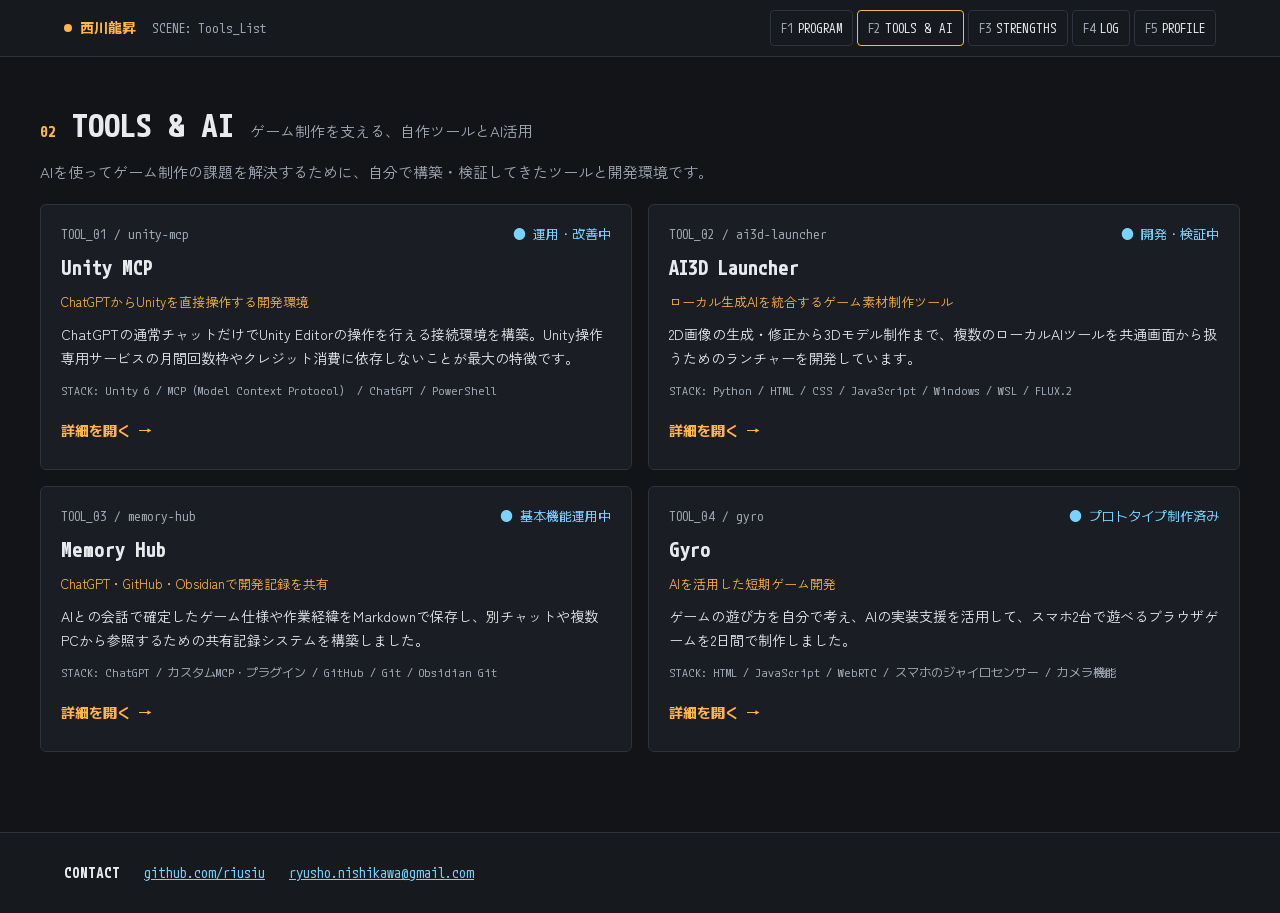
<file: ai-detail.html>
<!DOCTYPE html>
<html lang="ja">
<head>
<meta charset="UTF-8">
<meta name="viewport" content="width=device-width, initial-scale=1">
<meta name="robots" content="noindex,follow">
<title>Tools &amp; AI へ移動しています</title>
<script>
(function () {
  "use strict";
  // Preserve existing bookmarks that used ai-detail.html?id=...
  var url = new URL("ai.html", location.href);
  var params = new URLSearchParams(location.search);
  if (params.has("id")) url.searchParams.set("id", params.get("id"));
  location.replace(url.href + location.hash);
})();
</script>
</head>
<body><p><a href="ai.html">Tools &amp; AI へ移動する</a></p></body>
</html>
</file>
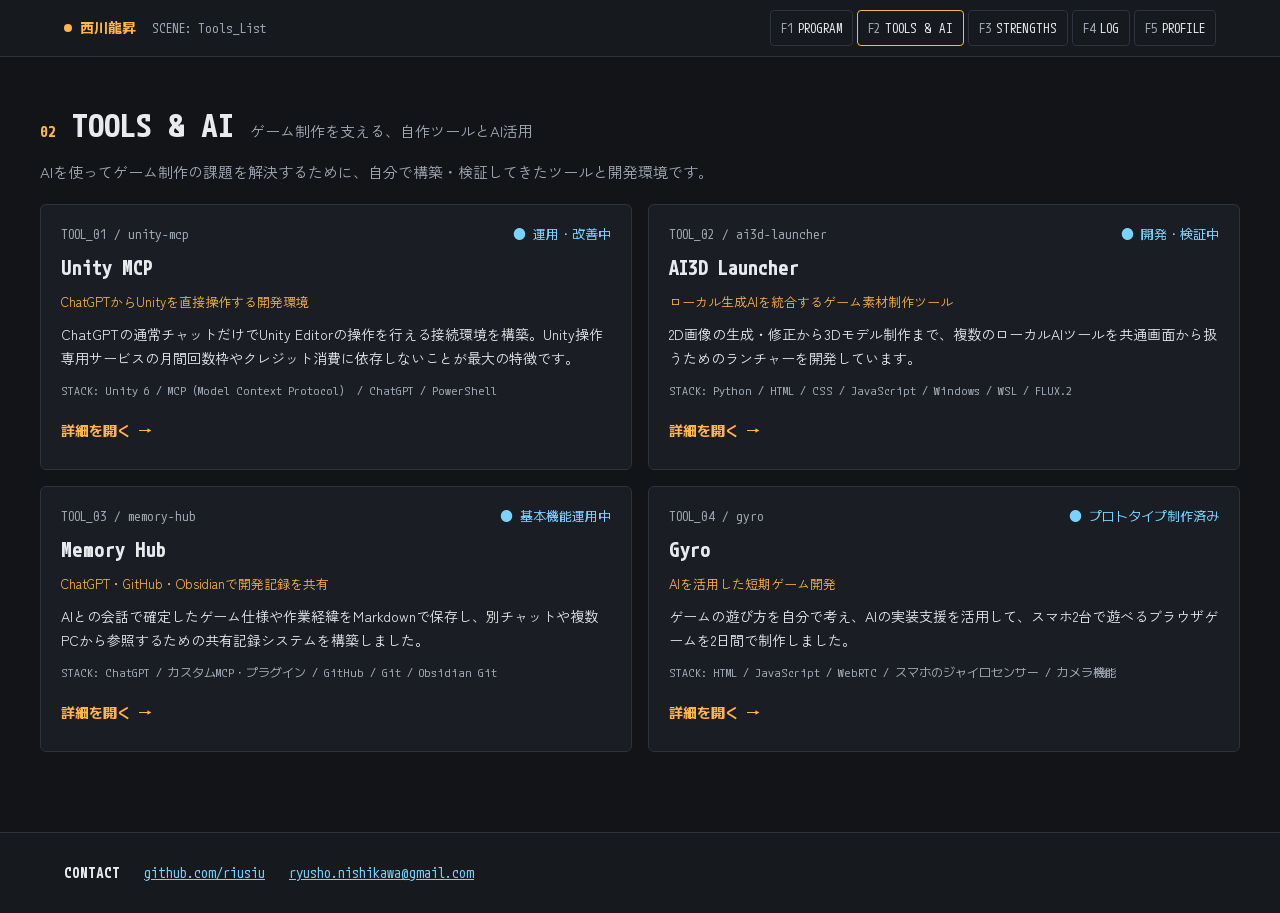
<file: ai.html>
<!DOCTYPE html>
<html lang="ja">
<head>
<title>TOOLS &amp; AI｜西川龍昇 ポートフォリオ</title>
<meta charset="UTF-8">
<meta name="viewport" content="width=device-width, initial-scale=1">
<meta name="theme-color" content="#16191E">
<link rel="preconnect" href="https://fonts.googleapis.com">
<link rel="preconnect" href="https://fonts.gstatic.com" crossorigin>
<link href="https://fonts.googleapis.com/css2?family=M+PLUS+1+Code:wght@400;500;700&family=Zen+Kaku+Gothic+New:wght@400;500;700&display=swap" rel="stylesheet">
<link rel="stylesheet" href="css/debug.css">
</head>
<body data-page="ai">
<a class="skip" href="#main">本文へ移動</a>
<header id="bar" class="bar"></header>
<main id="main">
  <section class="wrap sec" id="list" style="padding-top:48px">
    <div class="sec-head"><span class="sec-no">02</span><h1 style="font-size:32px">TOOLS &amp; AI</h1><span class="sec-cap">ゲーム制作を支える、自作ツールとAI活用</span></div>
    <p class="tools-lead">AIを使ってゲーム制作の課題を解決するために、自分で構築・検証してきたツールと開発環境です。</p>
    <div class="tool-grid" id="tool-grid"></div>
  </section>
  <article class="wrap" id="detail"></article>
</main>
<footer id="foot" class="foot"></footer>
<script src="js/data.js"></script>
<script src="js/log.js"></script>
<script src="js/app.js"></script>
</body>
</html>
</file>
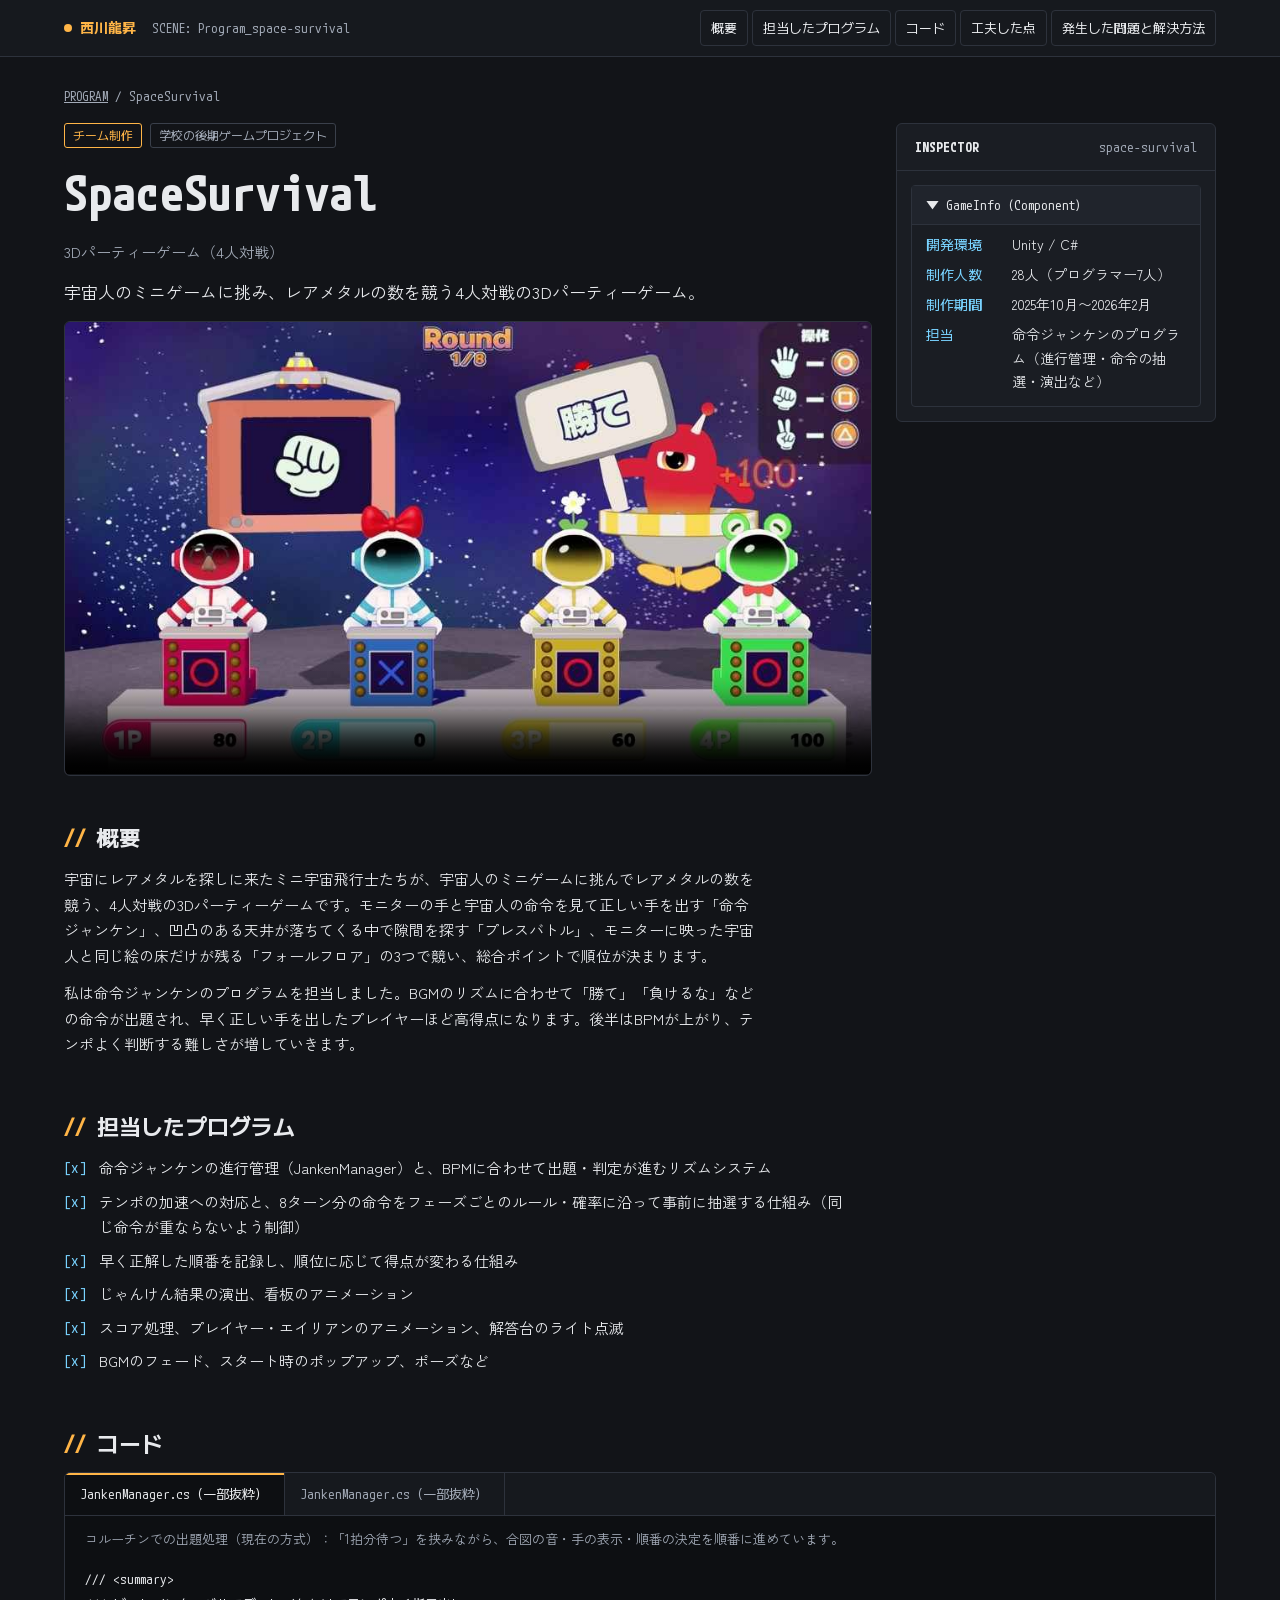
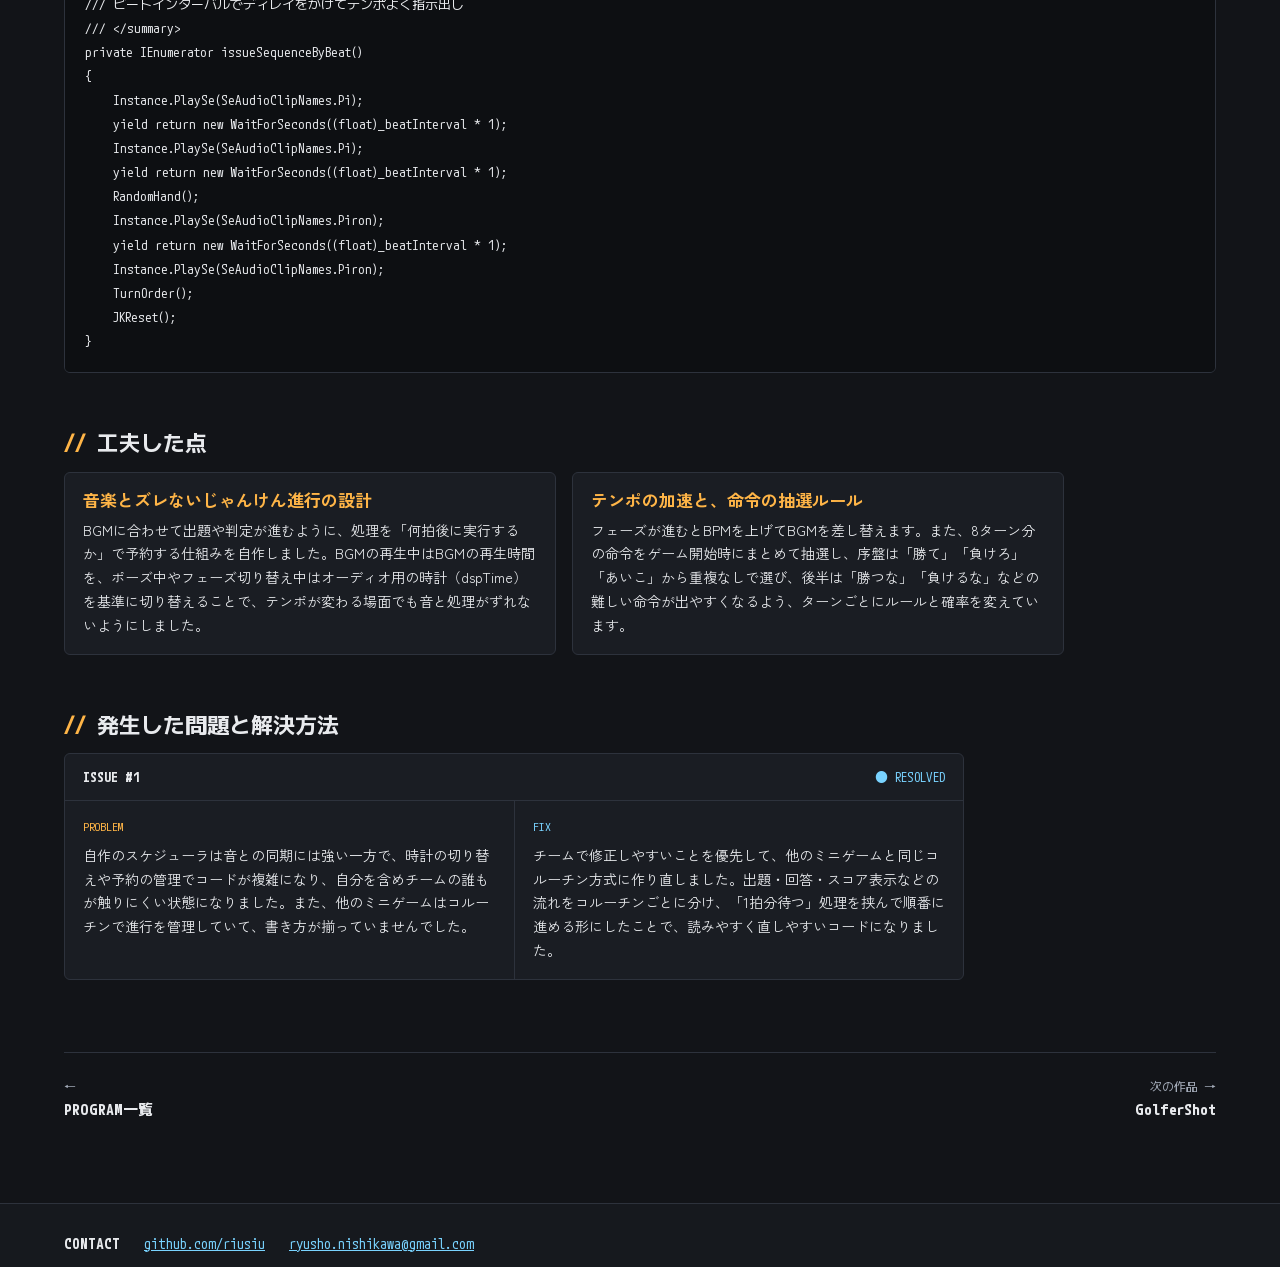
<file: work.html>
<!DOCTYPE html>
<html lang="ja">
<head>
<title>作品詳細｜西川龍昇 ポートフォリオ</title>
<meta charset="UTF-8">
<meta name="viewport" content="width=device-width, initial-scale=1">
<meta name="theme-color" content="#16191E">
<link rel="preconnect" href="https://fonts.googleapis.com">
<link rel="preconnect" href="https://fonts.gstatic.com" crossorigin>
<link href="https://fonts.googleapis.com/css2?family=M+PLUS+1+Code:wght@400;500;700&family=Zen+Kaku+Gothic+New:wght@400;500;700&display=swap" rel="stylesheet">
<link rel="stylesheet" href="css/debug.css">
</head>
<body data-page="work">
<a class="skip" href="#main">本文へ移動</a>
<header id="bar" class="bar"></header>
<main id="main"><article class="wrap" id="detail"></article></main>
<footer id="foot" class="foot"></footer>
<script src="js/data.js"></script>
<script src="js/log.js"></script>
<script src="js/app.js"></script>
</body>
</html>
</file>
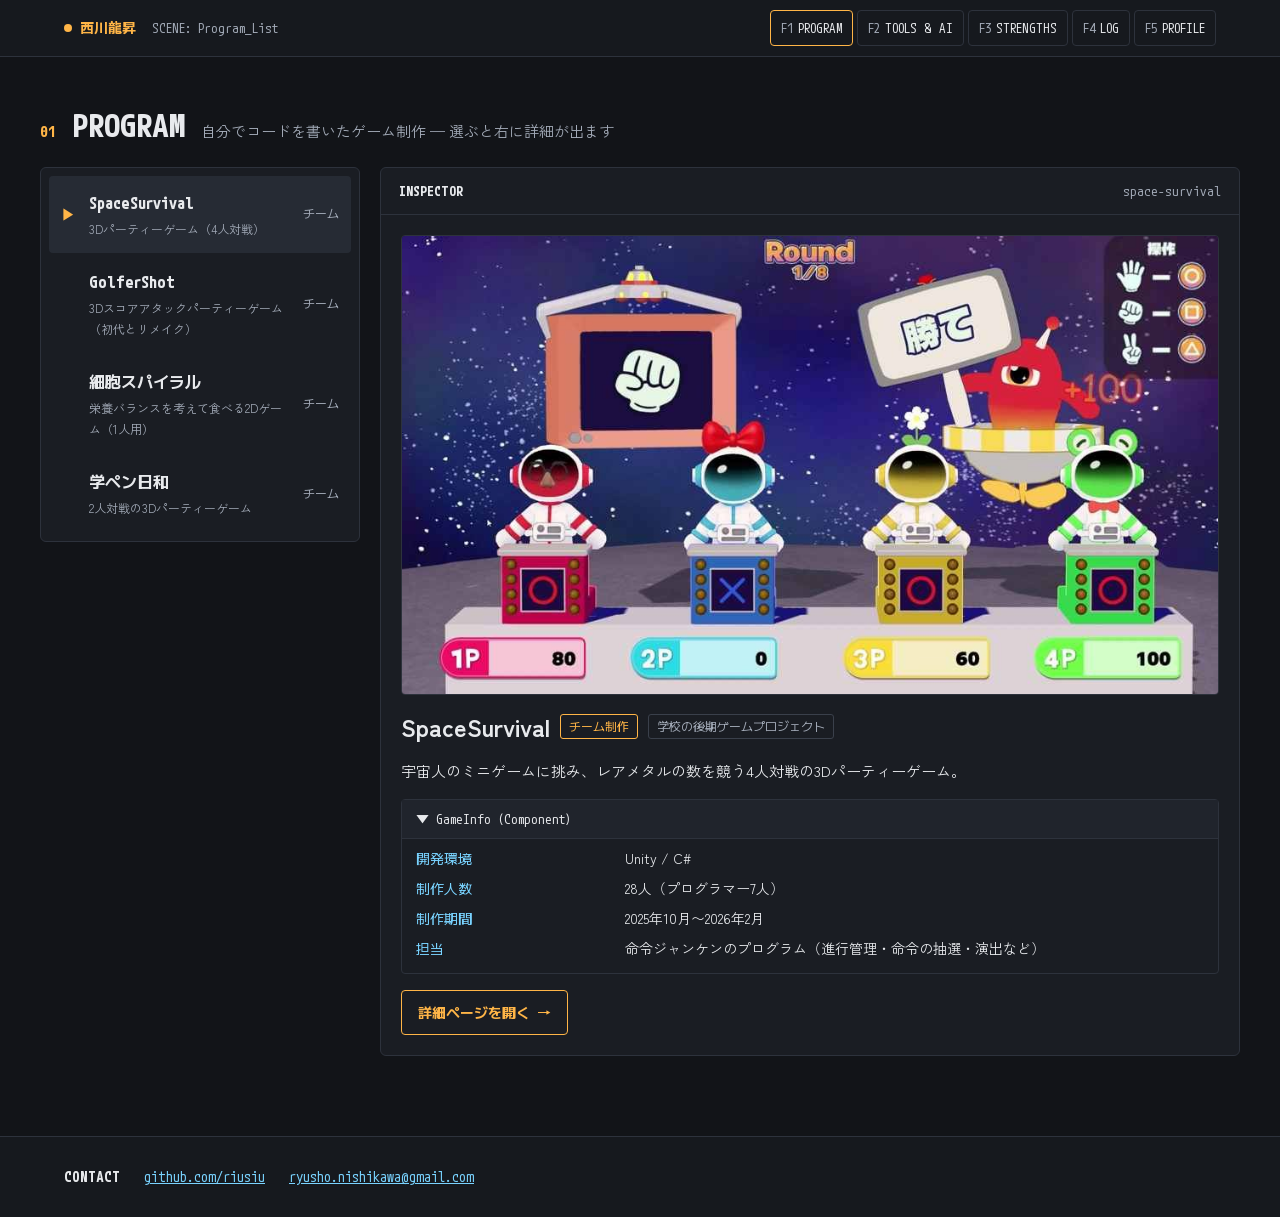
<file: works.html>
<!DOCTYPE html>
<html lang="ja">
<head>
<title>PROGRAM｜西川龍昇 ポートフォリオ</title>
<meta charset="UTF-8">
<meta name="viewport" content="width=device-width, initial-scale=1">
<meta name="theme-color" content="#16191E">
<link rel="preconnect" href="https://fonts.googleapis.com">
<link rel="preconnect" href="https://fonts.gstatic.com" crossorigin>
<link href="https://fonts.googleapis.com/css2?family=M+PLUS+1+Code:wght@400;500;700&family=Zen+Kaku+Gothic+New:wght@400;500;700&display=swap" rel="stylesheet">
<link rel="stylesheet" href="css/debug.css">
</head>
<body data-page="works">
<a class="skip" href="#main">本文へ移動</a>
<header id="bar" class="bar"></header>
<main id="main">
  <section class="wrap sec" id="program" style="padding-top:48px">
    <div class="sec-head"><span class="sec-no">01</span><h1 style="font-size:32px">PROGRAM</h1><span class="sec-cap">自分でコードを書いたゲーム制作 — 選ぶと右に詳細が出ます</span></div>
    <div class="select">
      <div class="panel scene-list" id="scene-list"></div>
      <div class="panel inspector" id="inspector" aria-live="polite"></div>
    </div>
  </section>
</main>
<footer id="foot" class="foot"></footer>
<script src="js/data.js"></script>
<script src="js/log.js"></script>
<script src="js/app.js"></script>
</body>
</html>
</file>
<file: css/debug.css>
/* =========================================================
   デバッグメニュー風テーマ
   色を変えるときは :root の値を書き換えてください
   ========================================================= */
:root {
  --bg: #121418;
  --bg-deep: #0D0F12;
  --bar: #16191E;
  --panel: #1A1D23;
  --panel-2: #20242C;
  --hover: #262B34;
  --line: #2D323C;
  --line-2: #3A404B;
  --text: #E8EAED;
  --muted: #A3ABB8;
  --dim: #7D8696;
  --accent: #FFB547;
  --value: #79D3FF;
  --mono: "M PLUS 1 Code", "Zen Kaku Gothic New", Consolas, monospace;
  --jp: "Zen Kaku Gothic New", "Hiragino Sans", "Noto Sans JP", "Yu Gothic", Meiryo, sans-serif;
  --wrap: 1200px;
  --bar-h: 56px;
  color-scheme: dark;
}

*, *::before, *::after { box-sizing: border-box; }
html { scroll-padding-top: calc(var(--bar-h) + 16px); -webkit-text-size-adjust: 100%; }
body {
  margin: 0; background: var(--bg); color: var(--text);
  font-family: var(--mono); font-size: 15px; line-height: 1.7;
}
img, video { max-width: 100%; display: block; }
a { color: var(--value); }
a:hover { color: #B5E6FF; }
:focus-visible { outline: 2px solid var(--accent); outline-offset: 3px; border-radius: 3px; }
h1, h2, h3 { margin: 0; line-height: 1.3; }
p { margin: 0; }
.jp { font-family: var(--jp); }
.muted { color: var(--muted); }
.wrap { max-width: var(--wrap); margin: 0 auto; padding: 0 24px; }
.skip { position: absolute; left: -9999px; top: 8px; z-index: 100; background: var(--accent); color: #121418; padding: 8px 14px; }
.skip:focus { left: 8px; }

/* ---------- ヘッダー（画面上部に固定） ---------- */
.bar { position: sticky; top: 0; z-index: 50; background: var(--bar); border-bottom: 1px solid var(--line); }
.bar-inner { max-width: var(--wrap); margin: 0 auto; padding: 10px 24px; min-height: var(--bar-h); display: flex; align-items: center; justify-content: space-between; gap: 8px 24px; flex-wrap: wrap; font-size: 13px; }
.bar-left { display: flex; align-items: center; gap: 16px; min-width: 0; }
.brand { display: inline-flex; align-items: center; gap: 8px; color: var(--accent); font-weight: 700; text-decoration: none; font-size: 14px; }
.brand::before { content: ""; width: 8px; height: 8px; border-radius: 50%; background: var(--accent); }
.brand:hover { color: var(--accent); }
.scene { color: var(--muted); white-space: nowrap; }
.bar-nav { display: flex; gap: 4px; flex-wrap: wrap; }
.bar-nav a { color: var(--text); text-decoration: none; padding: 6px 10px; border: 1px solid var(--line); border-radius: 4px; white-space: nowrap; }
.bar-nav a:hover { border-color: var(--line-2); background: var(--hover); }
.bar-nav a[aria-current="page"] { border-color: var(--accent); }
.bar-nav .key { color: var(--muted); margin-right: 4px; }

/* ---------- 共通の見出し ---------- */
.sec { padding: 0 0 80px; }
.sec-head { display: flex; align-items: baseline; gap: 8px 16px; flex-wrap: wrap; margin-bottom: 20px; }
.sec-no { color: var(--accent); font-weight: 700; }
.sec-head h2 { font-size: 26px; }
.sec-cap { color: var(--muted); font-family: var(--jp); }
.panel { background: var(--panel); border: 1px solid var(--line); border-radius: 6px; }
.panel-head { display: flex; justify-content: space-between; gap: 12px; padding: 12px 18px; border-bottom: 1px solid var(--line); font-size: 13px; }
.panel-head strong { font-weight: 700; }
.tag { display: inline-block; font-size: 12px; padding: 2px 8px; border: 1px solid var(--line-2); color: var(--muted); border-radius: 3px; line-height: 1.6; }
.tag-accent { border-color: var(--accent); color: var(--accent); }
.btn { display: inline-flex; align-items: center; gap: 6px; padding: 10px 16px; border: 1px solid var(--accent); border-radius: 4px; color: var(--accent); text-decoration: none; font-weight: 700; font-family: var(--mono); font-size: 14px; background: transparent; cursor: pointer; }
.btn:hover { background: rgba(255, 181, 71, .08); color: var(--accent); }
.more { color: var(--accent); text-decoration: none; font-weight: 700; font-size: 14px; padding: 8px 0; display: inline-block; }
.more:hover { color: var(--accent); text-decoration: underline; }

/* ---------- トップ：ヒーロー ---------- */
.hero { display: flex; flex-wrap: wrap; gap: 40px; padding-top: 64px; padding-bottom: 40px; align-items: stretch; }
.hero-main { flex: 999 1 520px; min-width: 0; display: flex; flex-direction: column; gap: 18px; }
.hero-label { color: var(--muted); font-size: 13px; }
.hero-who { font-family: var(--jp); font-weight: 700; font-size: 18px; }
.hero-who span { font-weight: 400; font-size: 15px; color: var(--muted); }
.hero-who a { color: var(--muted); }
.hero h1 { font-family: var(--jp); font-weight: 700; font-size: clamp(40px, 6vw, 60px); line-height: 1.25; letter-spacing: .02em; }
.hero h1 span { display: block; }
.hero h1 .hl { color: var(--accent); }
.hero-text { font-family: var(--jp); font-size: 16px; max-width: 36em; }
.stats { display: flex; flex-wrap: wrap; gap: 12px; margin: 8px 0 0; }
.stats div { padding: 10px 16px; background: var(--panel); border: 1px solid var(--line); border-radius: 4px; }
.stats dt { font-size: 12px; color: var(--muted); }
.stats dd { margin: 0; font-size: 26px; font-weight: 700; color: var(--value); }

.menu { flex: 1 1 340px; min-width: 0; display: flex; flex-direction: column; }
.menu-list { list-style: none; margin: 0; padding: 10px 8px; display: flex; flex-direction: column; gap: 2px; flex-grow: 1; }
.menu-list a { display: flex; align-items: center; gap: 10px; padding: 12px 10px; min-height: 44px; color: var(--text); text-decoration: none; border-radius: 4px; }
.menu-list a::before { content: ""; width: 18px; color: var(--accent); flex-shrink: 0; }
.menu-list a:hover, .menu-list a:focus-visible { background: var(--hover); outline: none; }
.menu-list a:hover::before, .menu-list a:focus-visible::before { content: "▶"; }
.menu-list .m-label { flex-grow: 1; }
.menu-list .m-sub { color: var(--muted); font-size: 13px; }
.menu-list .m-count { min-width: 28px; text-align: right; color: var(--value); }
.menu-foot { padding: 10px 18px; border-top: 1px solid var(--line); font-size: 12px; color: var(--muted); }

/* ---------- 実機プレイ ---------- */
.preview { position: relative; background: var(--bg-deep); border: 1px solid var(--line); border-radius: 6px; overflow: hidden; }
.preview video { width: 100%; aspect-ratio: 16 / 9; object-fit: cover; background: #000; }
.preview-bar { display: flex; justify-content: space-between; gap: 12px; padding: 10px 16px; border-top: 1px solid var(--line); font-size: 13px; }
.preview-bar .rec { color: var(--accent); }
.preview-bar a { color: var(--text); }

/* ---------- PROGRAM：シーンセレクト＋インスペクター ---------- */
.select { display: flex; flex-wrap: wrap; gap: 20px; align-items: flex-start; }
.scene-list { flex: 1 1 320px; min-width: 0; padding: 8px; display: flex; flex-direction: column; gap: 2px; }
.scene-btn { display: flex; align-items: center; gap: 10px; width: 100%; padding: 14px 12px; min-height: 56px; text-align: left; font: inherit; color: var(--text); background: transparent; border: 0; border-radius: 4px; cursor: pointer; }
.scene-btn::before { content: ""; width: 18px; color: var(--accent); flex-shrink: 0; }
.scene-btn:hover { background: var(--hover); }
.scene-btn[aria-pressed="true"] { background: var(--hover); }
.scene-btn[aria-pressed="true"]::before { content: "▶"; }
.scene-btn .s-text { display: flex; flex-direction: column; gap: 2px; flex-grow: 1; min-width: 0; }
.scene-btn .s-title { font-weight: 700; font-size: 16px; }
.scene-btn .s-sub { font-size: 12px; color: var(--muted); font-family: var(--jp); }
.scene-btn .s-type { font-size: 12px; color: var(--muted); white-space: nowrap; }
.inspector { flex: 999 1 520px; min-width: 0; }
.inspector-body { padding: 20px; display: flex; flex-direction: column; gap: 16px; }
.inspector-media { width: 100%; aspect-ratio: 16 / 9; object-fit: cover; border-radius: 4px; border: 1px solid var(--line); background: var(--bg-deep); }
.i-title { display: flex; flex-wrap: wrap; align-items: center; gap: 10px; }
.i-title h3 { font-size: 24px; font-family: var(--jp); }
.component { border: 1px solid var(--line); border-radius: 4px; }
.component-head { padding: 8px 14px; background: var(--panel-2); font-size: 13px; border-bottom: 1px solid var(--line); }
.fields { margin: 0; padding: 8px 14px 12px; display: grid; grid-template-columns: minmax(5em, 1fr) minmax(0, 3fr); gap: 6px 16px; font-size: 14px; }
.fields dt { color: var(--value); }
.fields dd { margin: 0; font-family: var(--jp); }

/* ---------- TOOLS & AI ---------- */
.tools-lead { margin: -8px 0 20px; color: var(--muted); font-family: var(--jp); max-width: 48em; }
.tool-grid { display: grid; grid-template-columns: repeat(auto-fit, minmax(min(100%, 460px), 1fr)); gap: 16px; }
.tool-card { padding: 18px 20px; display: flex; flex-direction: column; gap: 10px; }
.tool-meta { display: flex; justify-content: space-between; gap: 12px; font-size: 13px; }
.tool-meta .status { color: var(--value); text-align: right; }
.tool-card h3 { font-size: 20px; }
.tool-tagline { font-size: 13px; color: var(--accent); font-family: var(--jp); }
.tool-card p { font-family: var(--jp); font-size: 14px; }
.stack { font-size: 12px; color: var(--muted); }

/* ---------- STRENGTHS / PLANNING ---------- */
.config { display: grid; grid-template-columns: repeat(auto-fit, minmax(min(100%, 300px), 1fr)); gap: 16px; margin-bottom: 24px; }
.config-item { padding: 18px 20px; display: flex; flex-direction: column; gap: 8px; }
.config-item .c-key { font-size: 12px; color: var(--muted); }
.config-item h3 { font-family: var(--jp); font-size: 18px; color: var(--accent); }
.config-item p { font-family: var(--jp); font-size: 14px; }
.plan-row { display: flex; flex-wrap: wrap; gap: 6px 24px; padding: 16px 20px; border-bottom: 1px solid var(--line); }
.plan-row:last-child { border-bottom: 0; }
.plan-row .p-title { min-width: 180px; font-weight: 700; }
.plan-row .p-title a { color: var(--text); }
.plan-row .p-role { color: var(--accent); font-size: 13px; min-width: 140px; }
.plan-row .p-body { flex: 1 1 320px; font-family: var(--jp); }
.sub-head { font-size: 18px; margin: 32px 0 12px; }

/* ---------- BUILD LOG ---------- */
.console { background: var(--bg-deep); border: 1px solid var(--line); border-radius: 6px; padding: 18px 20px; font-size: 14px; overflow-x: auto; }
.log-line { display: flex; gap: 14px; padding: 4px 0; min-width: 560px; }
.log-date { color: var(--muted); min-width: 92px; }
.log-tag { min-width: 72px; color: var(--value); }
.log-tag.a { color: var(--accent); }
.log-text { font-family: var(--jp); }
.cursor { padding-top: 6px; color: var(--accent); }

/* ---------- PROFILE ---------- */
.profile { display: flex; flex-wrap: wrap; gap: 20px; align-items: flex-start; }
.profile .panel { flex: 1 1 360px; min-width: 0; }
.profile .fields { padding: 12px 18px 16px; }
.intro { padding: 16px 18px; display: flex; flex-direction: column; gap: 8px; font-family: var(--jp); }
.skill-row { display: flex; flex-wrap: wrap; gap: 4px 16px; padding: 10px 18px; border-bottom: 1px solid var(--line); font-size: 14px; }
.skill-row:last-child { border-bottom: 0; }
.skill-row .k { min-width: 140px; font-weight: 700; }
.skill-row .v { color: var(--value); }
.skill-row .n { color: var(--muted); font-family: var(--jp); }

/* ---------- フッター ---------- */
.foot { border-top: 1px solid var(--line); background: var(--bar); }
.foot-inner { max-width: var(--wrap); margin: 0 auto; padding: 28px 24px; display: flex; flex-wrap: wrap; gap: 12px 24px; align-items: center; font-size: 14px; }
.foot-inner strong { font-weight: 700; }

/* ---------- 詳細ページ ---------- */
.crumb { padding-top: 28px; font-size: 13px; color: var(--muted); }
.crumb a { color: var(--muted); }
.d-hero { display: flex; flex-wrap: wrap; gap: 24px; padding-top: 16px; padding-bottom: 48px; align-items: flex-start; }
.d-main { flex: 999 1 560px; min-width: 0; display: flex; flex-direction: column; gap: 14px; }
.d-tags { display: flex; gap: 8px; flex-wrap: wrap; align-items: center; font-size: 13px; }
.d-main h1 { font-size: clamp(32px, 5vw, 48px); }
.d-sub { color: var(--muted); font-family: var(--jp); }
.d-lead { font-family: var(--jp); font-size: 17px; max-width: 42em; }
.d-tagline { font-family: var(--jp); font-size: 18px; color: var(--accent); }
.d-media { width: 100%; aspect-ratio: 16 / 9; object-fit: cover; border-radius: 6px; border: 1px solid var(--line); background: #000; }
.d-side { flex: 1 1 320px; min-width: 0; }
.d-links { display: flex; flex-wrap: wrap; gap: 8px; padding: 0 18px 18px; }
.chips { display: flex; flex-wrap: wrap; gap: 6px; }
.chips span { font-size: 12px; padding: 1px 8px; background: var(--hover); border-radius: 3px; font-family: var(--jp); }
.d-sec { padding-bottom: 56px; }
.d-sec h2 { font-size: 22px; margin-bottom: 14px; }
.d-sec h2::before { content: "// "; color: var(--accent); }
.prose { max-width: 46em; font-family: var(--jp); display: flex; flex-direction: column; gap: 12px; }
.checks { list-style: none; margin: 0; padding: 0; display: flex; flex-direction: column; gap: 8px; max-width: 52em; font-family: var(--jp); }
.checks li { display: flex; gap: 12px; }
.checks .mark { color: var(--value); font-family: var(--mono); flex-shrink: 0; }
.checks .mark.note { color: var(--accent); }
.steps { background: var(--bg-deep); border: 1px solid var(--line); border-radius: 6px; padding: 16px 20px; max-width: 900px; display: flex; flex-direction: column; gap: 10px; list-style: none; margin: 0; }
.steps li { display: flex; gap: 14px; font-family: var(--jp); }
.steps .no { color: var(--value); min-width: 32px; font-family: var(--mono); flex-shrink: 0; }
.figure { margin: 0; max-width: 760px; }
.figure img { width: 100%; height: auto; border-radius: 6px; border: 1px solid var(--line); }
.figure figcaption { margin-top: 8px; font-size: 13px; color: var(--muted); font-family: var(--jp); }
.ideas { display: grid; grid-template-columns: repeat(auto-fit, minmax(min(100%, 360px), 1fr)); gap: 16px; max-width: 1000px; }
.idea { padding: 16px 18px; display: flex; flex-direction: column; gap: 8px; }
.idea h3 { font-family: var(--jp); font-size: 17px; color: var(--accent); }
.idea p { font-family: var(--jp); font-size: 14px; }
.versions { display: grid; grid-template-columns: repeat(auto-fit, minmax(min(100%, 360px), 1fr)); gap: 16px; max-width: 1000px; }
.version .fields { padding: 10px 18px; }
.version .checks { padding: 0 18px 16px; font-size: 14px; }

.code { border: 1px solid var(--line); border-radius: 6px; overflow: hidden; }
.code-tabs { display: flex; flex-wrap: wrap; background: var(--bar); border-bottom: 1px solid var(--line); font-size: 13px; }
.code-tab { padding: 10px 16px; font: inherit; color: var(--muted); background: transparent; border: 0; border-right: 1px solid var(--line); cursor: pointer; }
.code-tab[aria-selected="true"] { color: var(--text); background: var(--bg-deep); box-shadow: inset 0 2px 0 var(--accent); }
.code-panel { display: none; }
.code-panel.is-on { display: block; }
.code-note { padding: 12px 20px 0; background: var(--bg-deep); color: var(--muted); font-family: var(--jp); font-size: 13px; }
.code pre { margin: 0; padding: 18px 20px; background: var(--bg-deep); color: var(--text); font-size: 13px; line-height: 1.7; overflow: auto; max-height: 560px; }
.code code { font-family: var(--mono); white-space: pre; }

.issue { max-width: 900px; margin-bottom: 16px; }
.issue-body { display: flex; flex-wrap: wrap; }
.issue-col { flex: 1 1 360px; padding: 16px 18px; }
.issue-col + .issue-col { border-left: 1px solid var(--line); }
.issue-label { font-size: 12px; margin-bottom: 6px; color: var(--accent); }
.issue-col + .issue-col .issue-label { color: var(--value); }
.issue-col p { font-family: var(--jp); font-size: 14px; }
.resolved { color: var(--value); white-space: nowrap; }

.shots { display: grid; grid-template-columns: repeat(auto-fill, minmax(min(100%, 280px), 1fr)); gap: 12px; }
.shots img { width: 100%; aspect-ratio: 16 / 9; object-fit: cover; border-radius: 4px; border: 1px solid var(--line); }
.demo { display: flex; flex-wrap: wrap; gap: 20px; align-items: center; }
.demo img { width: 140px; height: 140px; border-radius: 6px; background: #fff; padding: 6px; }
.pager { display: flex; flex-wrap: wrap; justify-content: space-between; gap: 16px; padding: 24px 0 80px; border-top: 1px solid var(--line); }
.pager a { color: var(--text); text-decoration: none; font-weight: 700; }
.pager small { display: block; color: var(--muted); font-weight: 400; font-size: 12px; }
.not-found { padding: 80px 0; display: flex; flex-direction: column; gap: 16px; }

/* ---------- スマホ ---------- */
@media (max-width: 720px) {
  :root { --bar-h: 92px; }
  .wrap, .bar-inner, .foot-inner { padding-left: 16px; padding-right: 16px; }
  .bar-inner { padding-top: 8px; padding-bottom: 8px; }
  .scene { display: none; }
  .bar-nav { width: 100%; flex-wrap: nowrap; overflow-x: auto; scrollbar-width: none; }
  .bar-nav::-webkit-scrollbar { display: none; }
  .hero { padding-top: 40px; gap: 28px; }
  .issue-col + .issue-col { border-left: 0; border-top: 1px solid var(--line); }
  .sec { padding-bottom: 56px; }
}
@media (prefers-reduced-motion: reduce) {
  *, *::before, *::after { transition: none !important; animation: none !important; }
}


/* Portfolio evidence-first home: original game footage within the first screen. */
.hero {gap:clamp(20px,3vw,40px);align-items:center;padding-top:48px;padding-bottom:26px;}
.hero-main {flex:1 1 425px;gap:16px;}
.hero-main h1 {font-size:clamp(35px,4.7vw,60px);}
.hero-main .hero-text {max-width:35em;}
.hero-actions {display:flex;flex-wrap:wrap;gap:10px;margin:2px 0 0;}
.btn-solid {background:var(--accent);color:#121418;}
.btn-solid:hover {background:#ffd08c;color:#121418;}
.hero-showcase {flex:1 1 480px;min-width:0;max-width:650px;display:flex;flex-direction:column;gap:10px;}
.hero-showcase[hidden] {display:none;}
.showcase-kicker {display:flex;justify-content:space-between;align-items:center;gap:12px;color:var(--muted);font-size:12px;letter-spacing:.03em;}
.showcase-kicker .rec {color:var(--accent);font-weight:700;}
.hero-showcase .preview video {object-fit:contain;aspect-ratio:16/9;}
.hero-showcase .preview-bar {align-items:center;flex-wrap:wrap;}
.proof-links {display:grid;grid-template-columns:repeat(2,minmax(0,1fr));gap:8px;}
.proof-links a {display:flex;flex-wrap:wrap;align-items:center;gap:6px 10px;padding:12px;border:1px solid var(--line-2);background:var(--panel);color:var(--text);text-decoration:none;border-radius:5px;min-width:0;}
.proof-links a:hover {border-color:var(--accent);background:var(--hover);}
.proof-links a > span:first-child {color:var(--accent);font-size:11px;width:100%;}
.proof-links a strong {font-size:12px;flex:1;min-width:0;font-family:var(--jp);}
.proof-links a > span:last-child {color:var(--value);}
.quick-access {padding-bottom:38px;}
.quick-access .menu-list {display:grid;grid-template-columns:repeat(5,minmax(0,1fr));gap:2px;padding:7px;}
.quick-access .menu-list li {min-width:0;}
.quick-access .menu-list a {height:100%;flex-direction:column;align-items:flex-start;gap:4px;padding:12px;min-height:66px;}
.quick-access .menu-list .m-label {font-size:12px;}
.quick-access .menu-list .m-label kbd {color:var(--accent);font:inherit;font-weight:700;}
.quick-access .menu-list .m-sub {font-size:11px;}
.quick-access .menu-list .m-count {align-self:flex-end;font-size:12px;}
.quick-access .menu-list a::before {display:none;}
.quick-access .menu-foot {font-size:11px;line-height:1.5;}
@media (max-width:950px) {
  .hero-showcase {max-width:none;}
  .quick-access .menu-list {grid-template-columns:repeat(3,minmax(0,1fr));}
}
@media (max-width:720px) {
  .hero {padding-top:30px;gap:26px;}
  .hero-main h1 {font-size:clamp(32px,8.2vw,44px);}
  .hero-actions .btn {flex:1 1 140px;justify-content:center;text-align:center;}
  .proof-links {grid-template-columns:1fr 1fr;}
  .quick-access .menu-list {grid-template-columns:repeat(2,minmax(0,1fr));}
  .quick-access .menu-list a {min-height:58px;}
  .quick-access {padding-bottom:32px;}
}
@media (max-width:360px) {.proof-links {grid-template-columns:1fr;}}


/* 2026-10-28: Responsive hero identity. Never split the school name mid-word. */
.hero-who {
  display:flex;
  align-items:baseline;
  flex-wrap:wrap;
  column-gap:16px;
  row-gap:5px;
  min-width:0;
  line-height:1.65;
}
.hero-who-name {
  flex:0 0 auto;
  white-space:nowrap;
  color:var(--text);
  font-size:18px;
  font-weight:700;
}
.hero-who .hero-who-role {
  flex:0 0 auto;
  white-space:nowrap;
  font-size:clamp(13px,1.3vw,15px);
  color:var(--muted);
}
.hero-who .hero-who-school {
  display:inline-block;
  flex:0 0 auto;
  white-space:nowrap;
  /* On a narrow phone, fit the whole school name without mid-word wrapping. */
  font-size:clamp(12px,3.4vw,15px);
  color:var(--muted);
}
.hero-who-school a {
  color:inherit;
  text-decoration-thickness:1px;
  text-underline-offset:.22em;
}
/* Each headline line is intentional, including at mobile widths. */
.hero-main h1 {min-width:0;}
.hero-main h1 > span {white-space:nowrap;}
.hero-main .hero-text {text-wrap:pretty;}
@media(max-width:720px) {
  .hero-who {column-gap:9px;row-gap:3px;}
  .hero-who-name {font-size:17px;}
  .hero-who .hero-who-role {font-size:13px;}
}
</file>
